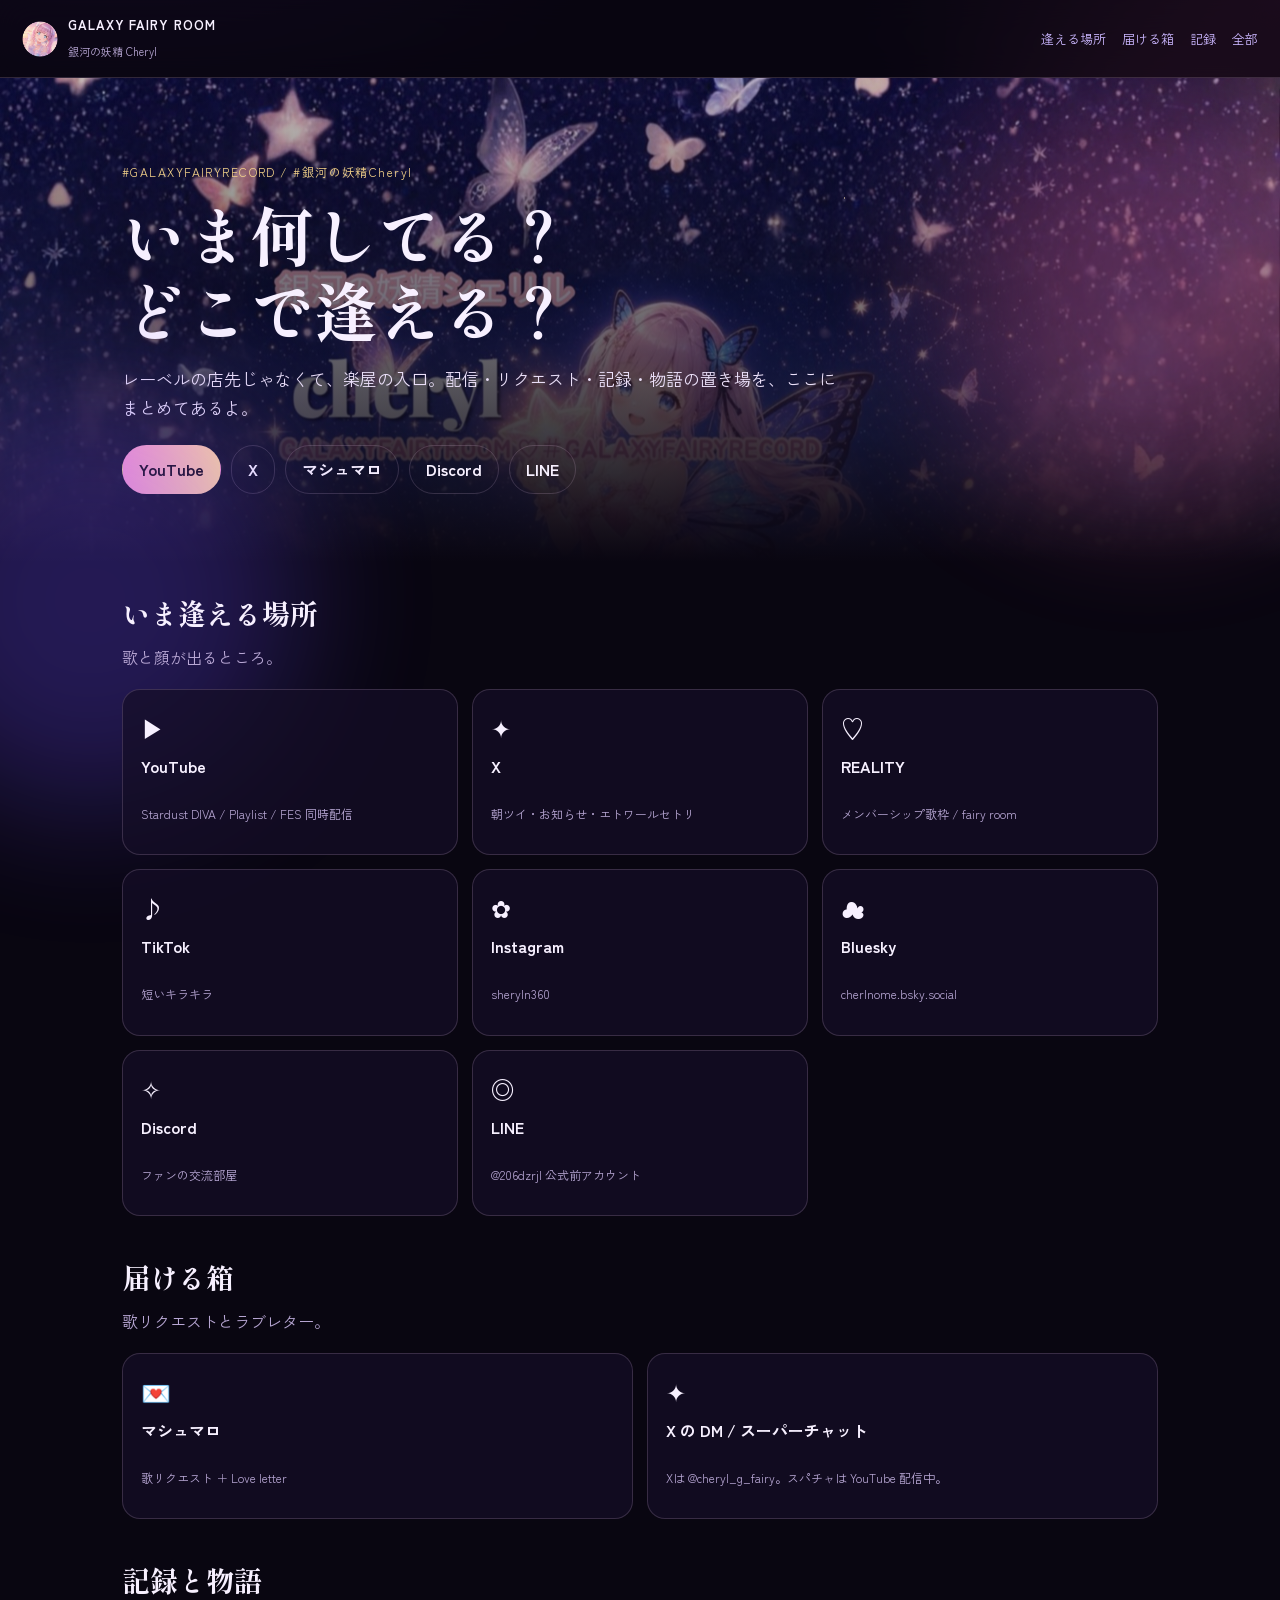
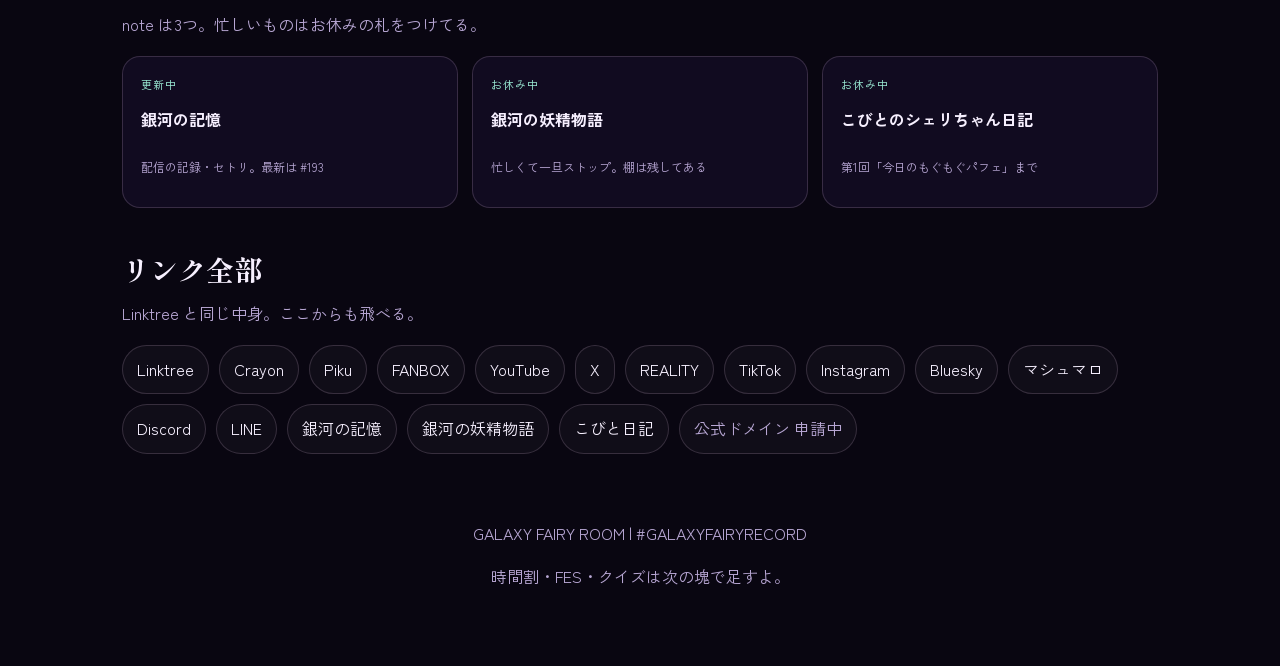
<file: index.html>
<!DOCTYPE html>
<html lang="ja">
<head>
  <meta charset="UTF-8" />
  <meta name="viewport" content="width=device-width, initial-scale=1" />
  <title>GALAXY FAIRY ROOM | 銀河の妖精 Cheryl</title>
  <link rel="icon" href="icon-256.jpg" />
  <link rel="preconnect" href="https://fonts.googleapis.com" />
  <link rel="preconnect" href="https://fonts.gstatic.com" crossorigin />
  <link href="https://fonts.googleapis.com/css2?family=Shippori+Mincho:wght@500;700&family=Zen+Kaku+Gothic+New:wght@400;500;700&display=swap" rel="stylesheet" />
  <link rel="stylesheet" href="styles.css" />
</head>
<body>
  <div class="stars"></div>
  <div class="glow glow-a"></div>
  <div class="glow glow-b"></div>

  <header class="topbar">
    <a class="brand" href="#top">
      <img class="brand-icon" src="icon-circle.png" alt="" />
      <span>
        <strong>GALAXY FAIRY ROOM</strong>
        <small>銀河の妖精 Cheryl</small>
      </span>
    </a>
    <button class="menu-btn" id="menuBtn" type="button">menu</button>
    <nav class="nav">
      <a href="#meet">逢える場所</a>
      <a href="#send">届ける箱</a>
      <a href="#record">記録</a>
      <a href="#hub">全部</a>
    </nav>
  </header>

  <div class="hero-wrap" id="top">
    <section class="hero">
      <p class="kicker">#GALAXYFAIRYRECORD  /  #銀河の妖精Cheryl</p>
      <h1>いま何してる？<br />どこで逢える？</h1>
      <p class="lead">レーベルの店先じゃなくて、楽屋の入口。配信・リクエスト・記録・物語の置き場を、ここにまとめてあるよ。</p>
      <div class="hero-actions">
        <a class="btn pink" href="https://youtube.com/channel/UCnmdUg_ns0mOefLmbpchKQg" target="_blank" rel="noopener">YouTube</a>
        <a class="btn ghost" href="https://x.com/cheryl_g_fairy" target="_blank" rel="noopener">X</a>
        <a class="btn ghost" href="https://marshmallow-qa.com/z6dlkw1lejr2g1s" target="_blank" rel="noopener">マシュマロ</a>
        <a class="btn ghost" href="https://discord.gg/RkBXb3w5SD" target="_blank" rel="noopener">Discord</a>
        <a class="btn ghost" href="https://line.me/R/ti/p/@206dzrjl" target="_blank" rel="noopener">LINE</a>
      </div>
    </section>
  </div>

  <main>
    <section class="section" id="meet">
      <div class="section-head">
        <h2>いま逢える場所</h2>
        <p>歌と顔が出るところ。</p>
      </div>
      <div class="grid-3">
        <a class="tile" href="https://youtube.com/channel/UCnmdUg_ns0mOefLmbpchKQg" target="_blank" rel="noopener">
          <span>▶</span>
          <b>YouTube</b>
          <p class="tiny">Stardust DIVA / Playlist / FES 同時配信</p>
        </a>
        <a class="tile" href="https://x.com/cheryl_g_fairy" target="_blank" rel="noopener">
          <span>✦</span>
          <b>X</b>
          <p class="tiny">朝ツイ・お知らせ・エトワールセトリ</p>
        </a>
        <a class="tile" href="https://reality.app/profile/9d8eaa01" target="_blank" rel="noopener">
          <span>♡</span>
          <b>REALITY</b>
          <p class="tiny">メンバーシップ歌枠 / fairy room</p>
        </a>
        <a class="tile" href="https://www.tiktok.com/@user544990539" target="_blank" rel="noopener">
          <span>♪</span>
          <b>TikTok</b>
          <p class="tiny">短いキラキラ</p>
        </a>
        <a class="tile" href="https://www.instagram.com/sheryln360" target="_blank" rel="noopener">
          <span>✿</span>
          <b>Instagram</b>
          <p class="tiny">sheryln360</p>
        </a>
        <a class="tile" href="https://bsky.app/profile/cherlnome.bsky.social" target="_blank" rel="noopener">
          <span>☁</span>
          <b>Bluesky</b>
          <p class="tiny">cherlnome.bsky.social</p>
        </a>
        <a class="tile" href="https://discord.gg/RkBXb3w5SD" target="_blank" rel="noopener">
          <span>✧</span>
          <b>Discord</b>
          <p class="tiny">ファンの交流部屋</p>
        </a>
        <a class="tile" href="https://line.me/R/ti/p/@206dzrjl" target="_blank" rel="noopener">
          <span>◎</span>
          <b>LINE</b>
          <p class="tiny">@206dzrjl 公式前アカウント</p>
        </a>
      </div>
    </section>

    <section class="section" id="send">
      <div class="section-head">
        <h2>届ける箱</h2>
        <p>歌リクエストとラブレター。</p>
      </div>
      <div class="grid-2">
        <a class="tile highlight" href="https://marshmallow-qa.com/z6dlkw1lejr2g1s" target="_blank" rel="noopener">
          <span>💌</span>
          <b>マシュマロ</b>
          <p class="tiny">歌リクエスト ＋ Love letter</p>
        </a>
        <div class="tile">
          <span>✦</span>
          <b>X の DM / スーパーチャット</b>
          <p class="tiny">Xは @cheryl_g_fairy。スパチャは YouTube 配信中。</p>
        </div>
      </div>
    </section>

    <section class="section" id="record">
      <div class="section-head">
        <h2>記録と物語</h2>
        <p>note は3つ。忙しいものはお休みの札をつけてる。</p>
      </div>
      <div class="grid-3">
        <a class="tile" href="https://note.com/like_swan7267" target="_blank" rel="noopener">
          <p class="tag">更新中</p>
          <b>銀河の記憶</b>
          <p class="tiny">配信の記録・セトリ。最新は #193</p>
        </a>
        <a class="tile" href="https://note.com/natty_sedum7846" target="_blank" rel="noopener">
          <p class="tag">お休み中</p>
          <b>銀河の妖精物語</b>
          <p class="tiny">忙しくて一旦ストップ。棚は残してある</p>
        </a>
        <a class="tile" href="https://note.com/gay_robin282" target="_blank" rel="noopener">
          <p class="tag">お休み中</p>
          <b>こびとのシェリちゃん日記</b>
          <p class="tiny">第1回「今日のもぐもぐパフェ」まで</p>
        </a>
      </div>
    </section>

    <section class="section" id="hub">
      <div class="section-head">
        <h2>リンク全部</h2>
        <p>Linktree と同じ中身。ここからも飛べる。</p>
      </div>
      <div class="link-grid">
        <a href="https://linktr.ee/Cheryl_G_Fariy" target="_blank" rel="noopener">Linktree</a>
        <a href="https://cheyl.crayonsite.info/" target="_blank" rel="noopener">Crayon</a>
        <a href="https://piku.page/@Cheryl" target="_blank" rel="noopener">Piku</a>
        <a href="https://g1123.fanbox.cc/" target="_blank" rel="noopener">FANBOX</a>
        <a href="https://youtube.com/channel/UCnmdUg_ns0mOefLmbpchKQg" target="_blank" rel="noopener">YouTube</a>
        <a href="https://x.com/cheryl_g_fairy" target="_blank" rel="noopener">X</a>
        <a href="https://reality.app/profile/9d8eaa01" target="_blank" rel="noopener">REALITY</a>
        <a href="https://www.tiktok.com/@user544990539" target="_blank" rel="noopener">TikTok</a>
        <a href="https://www.instagram.com/sheryln360" target="_blank" rel="noopener">Instagram</a>
        <a href="https://bsky.app/profile/cherlnome.bsky.social" target="_blank" rel="noopener">Bluesky</a>
        <a href="https://marshmallow-qa.com/z6dlkw1lejr2g1s" target="_blank" rel="noopener">マシュマロ</a>
        <a href="https://discord.gg/RkBXb3w5SD" target="_blank" rel="noopener">Discord</a>
        <a href="https://line.me/R/ti/p/@206dzrjl" target="_blank" rel="noopener">LINE</a>
        <a href="https://note.com/like_swan7267" target="_blank" rel="noopener">銀河の記憶</a>
        <a href="https://note.com/natty_sedum7846" target="_blank" rel="noopener">銀河の妖精物語</a>
        <a href="https://note.com/gay_robin282" target="_blank" rel="noopener">こびと日記</a>
        <span class="soon">公式ドメイン 申請中</span>
      </div>
    </section>
  </main>

  <footer>
    <p>GALAXY FAIRY ROOM  |  #GALAXYFAIRYRECORD</p>
    <p>時間割・FES・クイズは次の塊で足すよ。</p>
  </footer>
  <script src="app.js"></script>
</body>
</html>
</file>
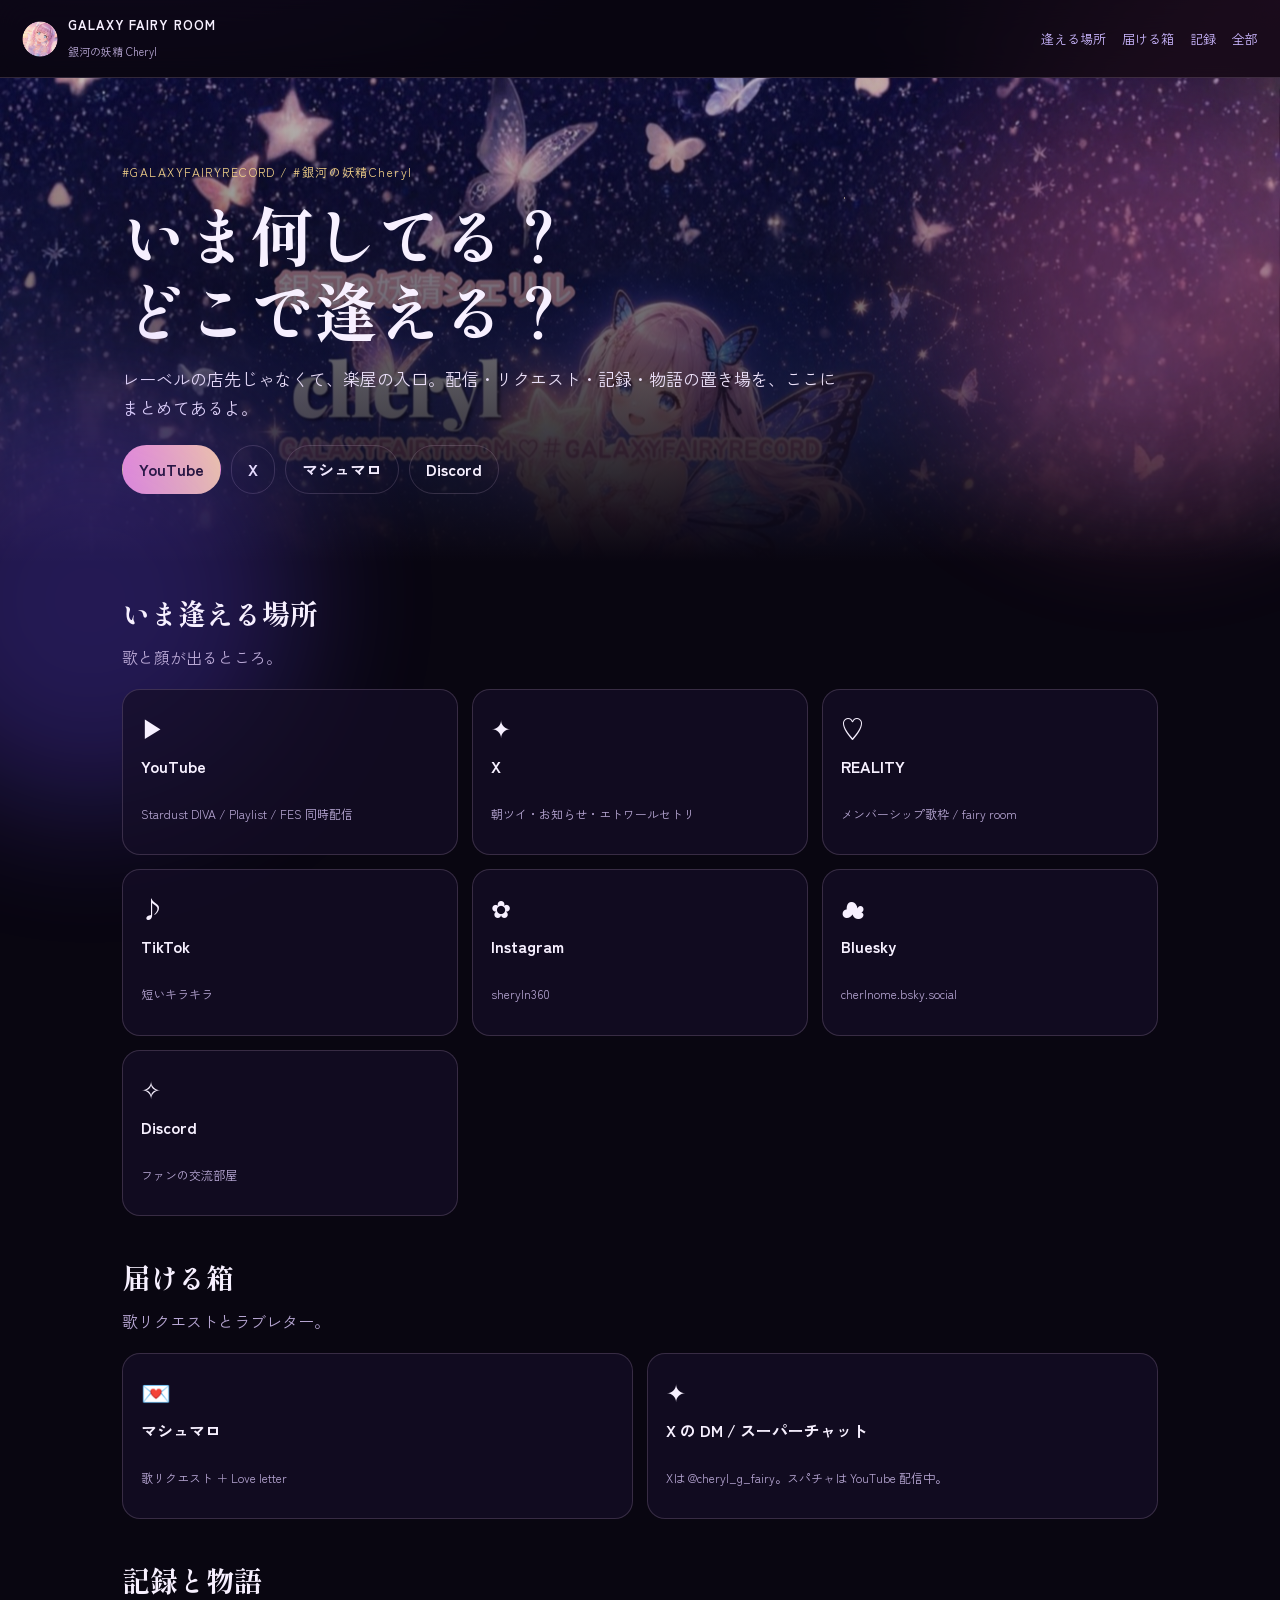
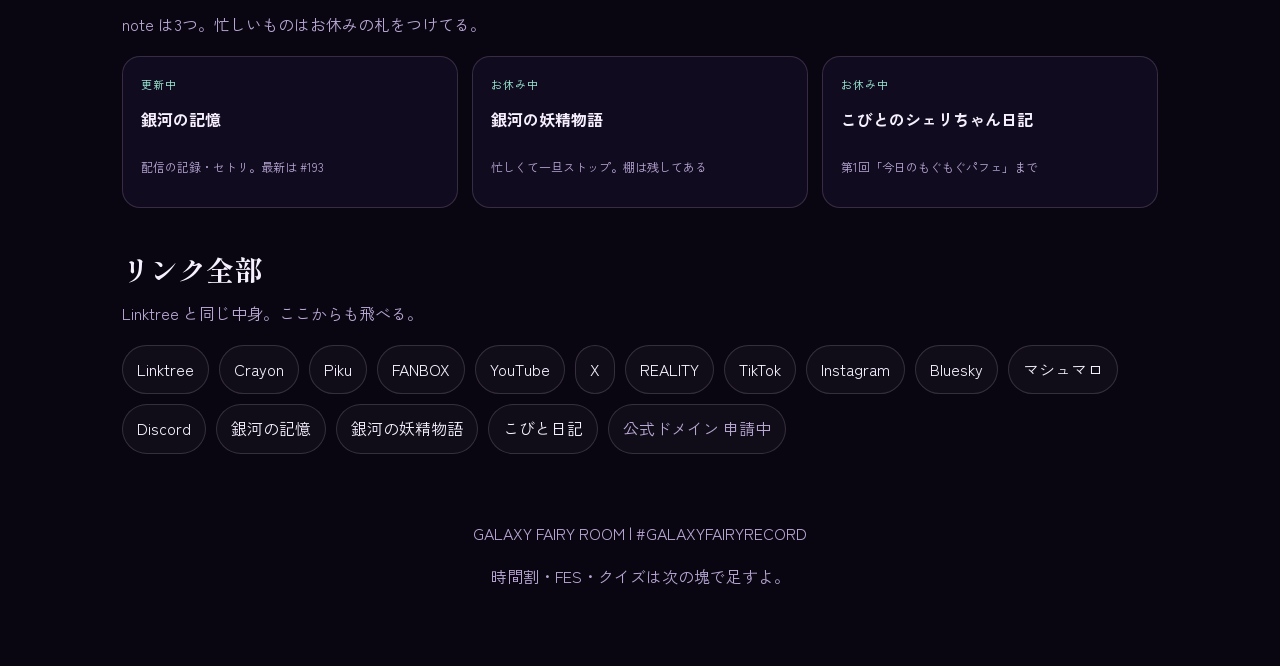
<file: index (1).html>
<!DOCTYPE html>
<html lang="ja">
<head>
  <meta charset="UTF-8" />
  <meta name="viewport" content="width=device-width, initial-scale=1" />
  <title>GALAXY FAIRY ROOM | 銀河の妖精 Cheryl</title>
  <link rel="icon" href="icon-256.jpg" />
  <link rel="preconnect" href="https://fonts.googleapis.com" />
  <link rel="preconnect" href="https://fonts.gstatic.com" crossorigin />
  <link href="https://fonts.googleapis.com/css2?family=Shippori+Mincho:wght@500;700&family=Zen+Kaku+Gothic+New:wght@400;500;700&display=swap" rel="stylesheet" />
  <link rel="stylesheet" href="styles.css" />
</head>
<body>
  <div class="stars"></div>
  <div class="glow glow-a"></div>
  <div class="glow glow-b"></div>

  <header class="topbar">
    <a class="brand" href="#top">
      <img class="brand-icon" src="icon-circle.png" alt="" />
      <span>
        <strong>GALAXY FAIRY ROOM</strong>
        <small>銀河の妖精 Cheryl</small>
      </span>
    </a>
    <button class="menu-btn" id="menuBtn" type="button">menu</button>
    <nav class="nav">
      <a href="#meet">逢える場所</a>
      <a href="#send">届ける箱</a>
      <a href="#record">記録</a>
      <a href="#hub">全部</a>
    </nav>
  </header>

  <div class="hero-wrap" id="top">
    <section class="hero">
      <p class="kicker">#GALAXYFAIRYRECORD  /  #銀河の妖精Cheryl</p>
      <h1>いま何してる？<br />どこで逢える？</h1>
      <p class="lead">レーベルの店先じゃなくて、楽屋の入口。配信・リクエスト・記録・物語の置き場を、ここにまとめてあるよ。</p>
      <div class="hero-actions">
        <a class="btn pink" href="https://youtube.com/channel/UCnmdUg_ns0mOefLmbpchKQg" target="_blank" rel="noopener">YouTube</a>
        <a class="btn ghost" href="https://x.com/cheryl_g_fairy" target="_blank" rel="noopener">X</a>
        <a class="btn ghost" href="https://marshmallow-qa.com/z6dlkw1lejr2g1s" target="_blank" rel="noopener">マシュマロ</a>
        <a class="btn ghost" href="https://discord.gg/RkBXb3w5SD" target="_blank" rel="noopener">Discord</a>
      </div>
    </section>
  </div>

  <main>
    <section class="section" id="meet">
      <div class="section-head">
        <h2>いま逢える場所</h2>
        <p>歌と顔が出るところ。</p>
      </div>
      <div class="grid-3">
        <a class="tile" href="https://youtube.com/channel/UCnmdUg_ns0mOefLmbpchKQg" target="_blank" rel="noopener">
          <span>▶</span>
          <b>YouTube</b>
          <p class="tiny">Stardust DIVA / Playlist / FES 同時配信</p>
        </a>
        <a class="tile" href="https://x.com/cheryl_g_fairy" target="_blank" rel="noopener">
          <span>✦</span>
          <b>X</b>
          <p class="tiny">朝ツイ・お知らせ・エトワールセトリ</p>
        </a>
        <a class="tile" href="https://reality.app/profile/9d8eaa01" target="_blank" rel="noopener">
          <span>♡</span>
          <b>REALITY</b>
          <p class="tiny">メンバーシップ歌枠 / fairy room</p>
        </a>
        <a class="tile" href="https://www.tiktok.com/@user544990539" target="_blank" rel="noopener">
          <span>♪</span>
          <b>TikTok</b>
          <p class="tiny">短いキラキラ</p>
        </a>
        <a class="tile" href="https://www.instagram.com/sheryln360" target="_blank" rel="noopener">
          <span>✿</span>
          <b>Instagram</b>
          <p class="tiny">sheryln360</p>
        </a>
        <a class="tile" href="https://bsky.app/profile/cherlnome.bsky.social" target="_blank" rel="noopener">
          <span>☁</span>
          <b>Bluesky</b>
          <p class="tiny">cherlnome.bsky.social</p>
        </a>
        <a class="tile" href="https://discord.gg/RkBXb3w5SD" target="_blank" rel="noopener">
          <span>✧</span>
          <b>Discord</b>
          <p class="tiny">ファンの交流部屋</p>
        </a>
      </div>
    </section>

    <section class="section" id="send">
      <div class="section-head">
        <h2>届ける箱</h2>
        <p>歌リクエストとラブレター。</p>
      </div>
      <div class="grid-2">
        <a class="tile highlight" href="https://marshmallow-qa.com/z6dlkw1lejr2g1s" target="_blank" rel="noopener">
          <span>💌</span>
          <b>マシュマロ</b>
          <p class="tiny">歌リクエスト ＋ Love letter</p>
        </a>
        <div class="tile">
          <span>✦</span>
          <b>X の DM / スーパーチャット</b>
          <p class="tiny">Xは @cheryl_g_fairy。スパチャは YouTube 配信中。</p>
        </div>
      </div>
    </section>

    <section class="section" id="record">
      <div class="section-head">
        <h2>記録と物語</h2>
        <p>note は3つ。忙しいものはお休みの札をつけてる。</p>
      </div>
      <div class="grid-3">
        <a class="tile" href="https://note.com/like_swan7267" target="_blank" rel="noopener">
          <p class="tag">更新中</p>
          <b>銀河の記憶</b>
          <p class="tiny">配信の記録・セトリ。最新は #193</p>
        </a>
        <a class="tile" href="https://note.com/natty_sedum7846" target="_blank" rel="noopener">
          <p class="tag">お休み中</p>
          <b>銀河の妖精物語</b>
          <p class="tiny">忙しくて一旦ストップ。棚は残してある</p>
        </a>
        <a class="tile" href="https://note.com/gay_robin282" target="_blank" rel="noopener">
          <p class="tag">お休み中</p>
          <b>こびとのシェリちゃん日記</b>
          <p class="tiny">第1回「今日のもぐもぐパフェ」まで</p>
        </a>
      </div>
    </section>

    <section class="section" id="hub">
      <div class="section-head">
        <h2>リンク全部</h2>
        <p>Linktree と同じ中身。ここからも飛べる。</p>
      </div>
      <div class="link-grid">
        <a href="https://linktr.ee/Cheryl_G_Fariy" target="_blank" rel="noopener">Linktree</a>
        <a href="https://cheyl.crayonsite.info/" target="_blank" rel="noopener">Crayon</a>
        <a href="https://piku.page/@Cheryl" target="_blank" rel="noopener">Piku</a>
        <a href="https://g1123.fanbox.cc/" target="_blank" rel="noopener">FANBOX</a>
        <a href="https://youtube.com/channel/UCnmdUg_ns0mOefLmbpchKQg" target="_blank" rel="noopener">YouTube</a>
        <a href="https://x.com/cheryl_g_fairy" target="_blank" rel="noopener">X</a>
        <a href="https://reality.app/profile/9d8eaa01" target="_blank" rel="noopener">REALITY</a>
        <a href="https://www.tiktok.com/@user544990539" target="_blank" rel="noopener">TikTok</a>
        <a href="https://www.instagram.com/sheryln360" target="_blank" rel="noopener">Instagram</a>
        <a href="https://bsky.app/profile/cherlnome.bsky.social" target="_blank" rel="noopener">Bluesky</a>
        <a href="https://marshmallow-qa.com/z6dlkw1lejr2g1s" target="_blank" rel="noopener">マシュマロ</a>
        <a href="https://discord.gg/RkBXb3w5SD" target="_blank" rel="noopener">Discord</a>
        <a href="https://note.com/like_swan7267" target="_blank" rel="noopener">銀河の記憶</a>
        <a href="https://note.com/natty_sedum7846" target="_blank" rel="noopener">銀河の妖精物語</a>
        <a href="https://note.com/gay_robin282" target="_blank" rel="noopener">こびと日記</a>
        <span class="soon">公式ドメイン 申請中</span>
      </div>
    </section>
  </main>

  <footer>
    <p>GALAXY FAIRY ROOM  |  #GALAXYFAIRYRECORD</p>
    <p>時間割・FES・クイズは次の塊で足すよ。</p>
  </footer>
  <script src="app.js"></script>
</body>
</html>
</file>
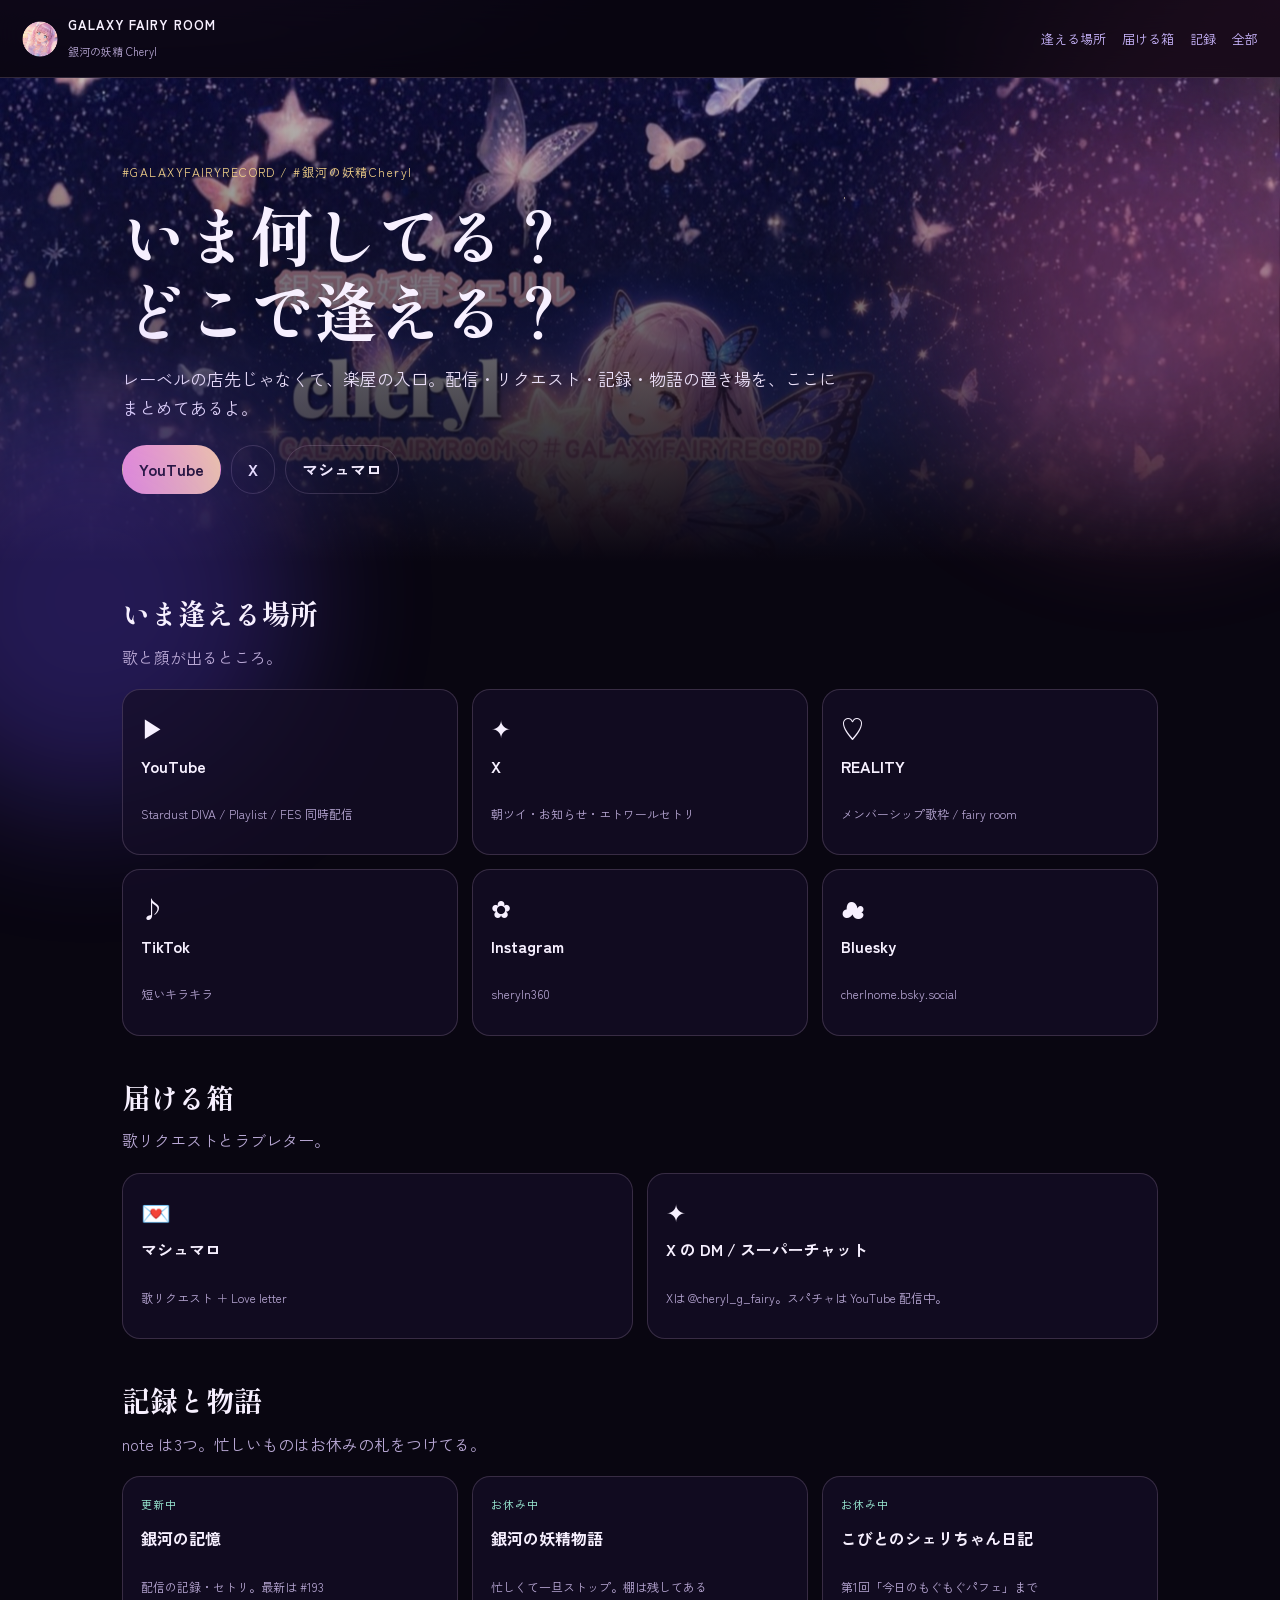
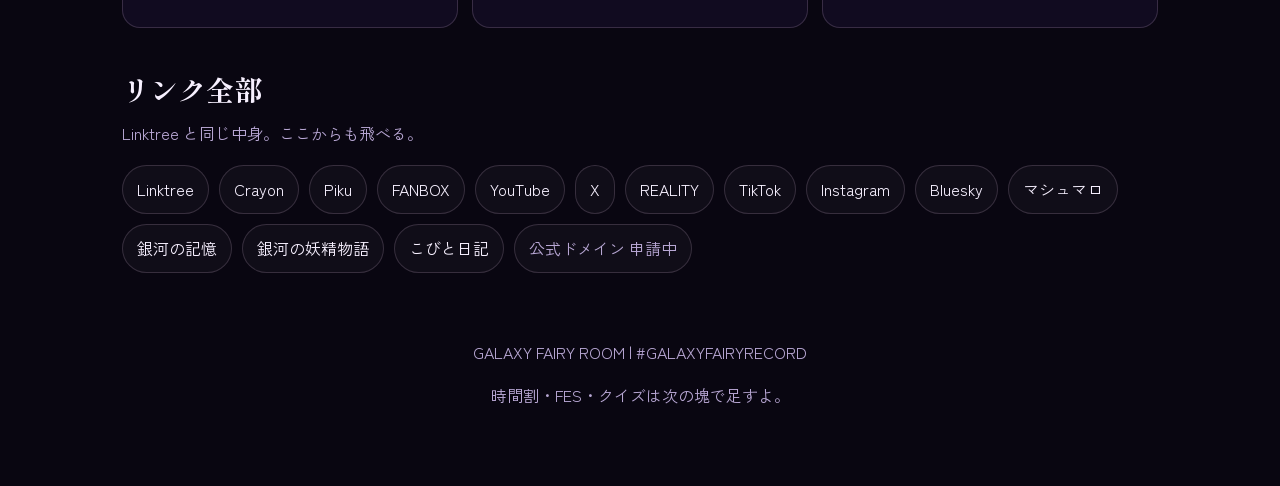
<file: index-github.html>
<!DOCTYPE html>
<html lang="ja">
<head>
  <meta charset="UTF-8" />
  <meta name="viewport" content="width=device-width, initial-scale=1" />
  <title>GALAXY FAIRY ROOM | 銀河の妖精 Cheryl</title>
  <link rel="icon" href="icon-256.jpg" />
  <link rel="preconnect" href="https://fonts.googleapis.com" />
  <link rel="preconnect" href="https://fonts.gstatic.com" crossorigin />
  <link href="https://fonts.googleapis.com/css2?family=Shippori+Mincho:wght@500;700&family=Zen+Kaku+Gothic+New:wght@400;500;700&display=swap" rel="stylesheet" />
  <link rel="stylesheet" href="styles.css" />
</head>
<body>
  <div class="stars"></div>
  <div class="glow glow-a"></div>
  <div class="glow glow-b"></div>

  <header class="topbar">
    <a class="brand" href="#top">
      <img class="brand-icon" src="icon-circle.png" alt="" />
      <span>
        <strong>GALAXY FAIRY ROOM</strong>
        <small>銀河の妖精 Cheryl</small>
      </span>
    </a>
    <button class="menu-btn" id="menuBtn" type="button">menu</button>
    <nav class="nav">
      <a href="#meet">逢える場所</a>
      <a href="#send">届ける箱</a>
      <a href="#record">記録</a>
      <a href="#hub">全部</a>
    </nav>
  </header>

  <div class="hero-wrap" id="top">
    <section class="hero">
      <p class="kicker">#GALAXYFAIRYRECORD  /  #銀河の妖精Cheryl</p>
      <h1>いま何してる？<br />どこで逢える？</h1>
      <p class="lead">レーベルの店先じゃなくて、楽屋の入口。配信・リクエスト・記録・物語の置き場を、ここにまとめてあるよ。</p>
      <div class="hero-actions">
        <a class="btn pink" href="https://youtube.com/channel/UCnmdUg_ns0mOefLmbpchKQg" target="_blank" rel="noopener">YouTube</a>
        <a class="btn ghost" href="https://x.com/cheryl_g_fairy" target="_blank" rel="noopener">X</a>
        <a class="btn ghost" href="https://marshmallow-qa.com/z6dlkw1lejr2g1s" target="_blank" rel="noopener">マシュマロ</a>
      </div>
    </section>
  </div>

  <main>
    <section class="section" id="meet">
      <div class="section-head">
        <h2>いま逢える場所</h2>
        <p>歌と顔が出るところ。</p>
      </div>
      <div class="grid-3">
        <a class="tile" href="https://youtube.com/channel/UCnmdUg_ns0mOefLmbpchKQg" target="_blank" rel="noopener">
          <span>▶</span>
          <b>YouTube</b>
          <p class="tiny">Stardust DIVA / Playlist / FES 同時配信</p>
        </a>
        <a class="tile" href="https://x.com/cheryl_g_fairy" target="_blank" rel="noopener">
          <span>✦</span>
          <b>X</b>
          <p class="tiny">朝ツイ・お知らせ・エトワールセトリ</p>
        </a>
        <a class="tile" href="https://reality.app/profile/9d8eaa01" target="_blank" rel="noopener">
          <span>♡</span>
          <b>REALITY</b>
          <p class="tiny">メンバーシップ歌枠 / fairy room</p>
        </a>
        <a class="tile" href="https://www.tiktok.com/@user544990539" target="_blank" rel="noopener">
          <span>♪</span>
          <b>TikTok</b>
          <p class="tiny">短いキラキラ</p>
        </a>
        <a class="tile" href="https://www.instagram.com/sheryln360" target="_blank" rel="noopener">
          <span>✿</span>
          <b>Instagram</b>
          <p class="tiny">sheryln360</p>
        </a>
        <a class="tile" href="https://bsky.app/profile/cherlnome.bsky.social" target="_blank" rel="noopener">
          <span>☁</span>
          <b>Bluesky</b>
          <p class="tiny">cherlnome.bsky.social</p>
        </a>
      </div>
    </section>

    <section class="section" id="send">
      <div class="section-head">
        <h2>届ける箱</h2>
        <p>歌リクエストとラブレター。</p>
      </div>
      <div class="grid-2">
        <a class="tile highlight" href="https://marshmallow-qa.com/z6dlkw1lejr2g1s" target="_blank" rel="noopener">
          <span>💌</span>
          <b>マシュマロ</b>
          <p class="tiny">歌リクエスト ＋ Love letter</p>
        </a>
        <div class="tile">
          <span>✦</span>
          <b>X の DM / スーパーチャット</b>
          <p class="tiny">Xは @cheryl_g_fairy。スパチャは YouTube 配信中。</p>
        </div>
      </div>
    </section>

    <section class="section" id="record">
      <div class="section-head">
        <h2>記録と物語</h2>
        <p>note は3つ。忙しいものはお休みの札をつけてる。</p>
      </div>
      <div class="grid-3">
        <a class="tile" href="https://note.com/like_swan7267" target="_blank" rel="noopener">
          <p class="tag">更新中</p>
          <b>銀河の記憶</b>
          <p class="tiny">配信の記録・セトリ。最新は #193</p>
        </a>
        <a class="tile" href="https://note.com/natty_sedum7846" target="_blank" rel="noopener">
          <p class="tag">お休み中</p>
          <b>銀河の妖精物語</b>
          <p class="tiny">忙しくて一旦ストップ。棚は残してある</p>
        </a>
        <a class="tile" href="https://note.com/gay_robin282" target="_blank" rel="noopener">
          <p class="tag">お休み中</p>
          <b>こびとのシェリちゃん日記</b>
          <p class="tiny">第1回「今日のもぐもぐパフェ」まで</p>
        </a>
      </div>
    </section>

    <section class="section" id="hub">
      <div class="section-head">
        <h2>リンク全部</h2>
        <p>Linktree と同じ中身。ここからも飛べる。</p>
      </div>
      <div class="link-grid">
        <a href="https://linktr.ee/Cheryl_G_Fariy" target="_blank" rel="noopener">Linktree</a>
        <a href="https://cheyl.crayonsite.info/" target="_blank" rel="noopener">Crayon</a>
        <a href="https://piku.page/@Cheryl" target="_blank" rel="noopener">Piku</a>
        <a href="https://g1123.fanbox.cc/" target="_blank" rel="noopener">FANBOX</a>
        <a href="https://youtube.com/channel/UCnmdUg_ns0mOefLmbpchKQg" target="_blank" rel="noopener">YouTube</a>
        <a href="https://x.com/cheryl_g_fairy" target="_blank" rel="noopener">X</a>
        <a href="https://reality.app/profile/9d8eaa01" target="_blank" rel="noopener">REALITY</a>
        <a href="https://www.tiktok.com/@user544990539" target="_blank" rel="noopener">TikTok</a>
        <a href="https://www.instagram.com/sheryln360" target="_blank" rel="noopener">Instagram</a>
        <a href="https://bsky.app/profile/cherlnome.bsky.social" target="_blank" rel="noopener">Bluesky</a>
        <a href="https://marshmallow-qa.com/z6dlkw1lejr2g1s" target="_blank" rel="noopener">マシュマロ</a>
        <a href="https://note.com/like_swan7267" target="_blank" rel="noopener">銀河の記憶</a>
        <a href="https://note.com/natty_sedum7846" target="_blank" rel="noopener">銀河の妖精物語</a>
        <a href="https://note.com/gay_robin282" target="_blank" rel="noopener">こびと日記</a>
        <span class="soon">公式ドメイン 申請中</span>
      </div>
    </section>
  </main>

  <footer>
    <p>GALAXY FAIRY ROOM  |  #GALAXYFAIRYRECORD</p>
    <p>時間割・FES・クイズは次の塊で足すよ。</p>
  </footer>
  <script src="app.js"></script>
</body>
</html>
</file>
<file: styles.css>
:root {
  --bg: #090611;
  --bg2: #140a24;
  --card: rgba(22, 14, 40, 0.72);
  --line: rgba(255, 214, 250, 0.16);
  --pink: #ff8ec8;
  --gold: #f6d48a;
  --lav: #cbb7ff;
  --mint: #9ef0d8;
  --text: #f7f0ff;
  --muted: #b8a7d4;
  --shadow: 0 20px 50px rgba(0, 0, 0, 0.35);
}

* { box-sizing: border-box; }
html { scroll-behavior: smooth; }
body {
  margin: 0;
  font-family: "Zen Kaku Gothic New", sans-serif;
  background: radial-gradient(1200px 700px at 10% -10%, #3a1858 0%, transparent 50%),
              radial-gradient(900px 600px at 100% 0%, #4a1d3a 0%, transparent 46%),
              var(--bg);
  color: var(--text);
  line-height: 1.7;
}

.stars {
  position: fixed; inset: 0; pointer-events: none; z-index: 0;
  background-image:
    radial-gradient(1px 1px at 12% 18%, #fff 50%, transparent 51%),
    radial-gradient(1px 1px at 28% 72%, #fff 50%, transparent 51%),
    radial-gradient(1.6px 1.6px at 66% 22%, #ffe9b8 50%, transparent 51%),
    radial-gradient(1px 1px at 81% 58%, #ffd0ef 50%, transparent 51%),
    radial-gradient(1px 1px at 45% 40%, #fff 50%, transparent 51%),
    radial-gradient(1px 1px at 92% 88%, #fff 50%, transparent 51%);
  opacity: .55;
}
.glow {
  position: fixed; width: 420px; height: 420px; border-radius: 50%;
  filter: blur(70px); opacity: .28; pointer-events: none; z-index: 0;
}
.glow-a { background: #ff6aa8; top: 80px; right: -80px; }
.glow-b { background: #6b4dff; bottom: 10%; left: -120px; }

.topbar, main, footer { position: relative; z-index: 1; }

.topbar {
  position: sticky; top: 0; z-index: 10;
  display: flex; align-items: center; justify-content: space-between;
  gap: 16px; padding: 14px 22px;
  background: rgba(9, 6, 17, 0.72);
  backdrop-filter: blur(16px);
  border-bottom: 1px solid var(--line);
}
.brand { display: flex; gap: 10px; align-items: center; color: inherit; text-decoration: none; }
.brand-icon { width: 36px; height: 36px; border-radius: 50%; object-fit: cover; }
.brand strong { display: block; letter-spacing: .08em; font-size: 13px; }
.brand small { color: var(--muted); font-size: 11px; }
.nav { display: flex; gap: 16px; }
.nav a { color: var(--lav); text-decoration: none; font-size: 13px; }
.nav a:hover { color: var(--gold); }
.menu-btn { display: none; background: transparent; color: var(--text); border: 1px solid var(--line); border-radius: 8px; padding: 6px 10px; }

.hero-wrap {
  background:
    linear-gradient(180deg, rgba(9,6,17,0.25) 0%, rgba(9,6,17,0.62) 55%, var(--bg) 100%),
    url("banner-site.jpg") center 30% / cover no-repeat;
}
.hero { padding: 72px 22px 40px; max-width: 1080px; margin: 0 auto; }
.kicker { color: var(--gold); letter-spacing: .12em; font-size: 12px; }
h1 {
  font-family: "Shippori Mincho", serif;
  font-size: clamp(32px, 6vw, 64px);
  line-height: 1.2; margin: 8px 0 16px;
}
.lead { max-width: 720px; color: #eadff8; font-size: 17px; }
.hero-actions { display: flex; flex-wrap: wrap; gap: 10px; margin: 22px 0 28px; }

.btn {
  display: inline-flex; align-items: center; justify-content: center;
  padding: 10px 16px; border-radius: 999px; text-decoration: none;
  border: 1px solid transparent; color: #1a0b16; font-weight: 700; cursor: pointer;
}
.btn.pink { background: linear-gradient(90deg, #ff9ad0, #ffd3a0); }
.btn.ghost { background: transparent; color: var(--text); border-color: var(--line); }

.clock-card {
  display: grid; grid-template-columns: 1fr 1.3fr; gap: 18px;
  padding: 22px; border: 1px solid var(--line); border-radius: 22px;
  background: var(--card); box-shadow: var(--shadow);
}
.clock { font-size: 40px; margin: 0; font-variant-numeric: tabular-nums; color: var(--gold); }
.weekday, .now-title { margin: 0; font-size: 18px; }
.muted { color: var(--muted); margin: 0 0 4px; font-size: 12px; letter-spacing: .08em; }
.now-note { color: var(--mint); margin: 6px 0 0; }

.section { max-width: 1080px; margin: 0 auto; padding: 28px 22px 10px; }
.section-head h2 {
  font-family: "Shippori Mincho", serif;
  font-size: 28px; margin: 0 0 6px;
}
.section-head p { margin: 0 0 18px; color: var(--muted); }

.grid-2, .grid-3, .grid-4 { display: grid; gap: 14px; }
.grid-2 { grid-template-columns: repeat(2, 1fr); }
.grid-3 { grid-template-columns: repeat(3, 1fr); }
.grid-4 { grid-template-columns: repeat(4, 1fr); }

.card, .tile, .letter, .memo, .quiz, .news-board article {
  background: var(--card);
  border: 1px solid var(--line);
  border-radius: 18px;
  padding: 18px;
}
.card.accent { border-color: rgba(255, 142, 200, .35); }
.card.accent2 { border-color: rgba(158, 240, 216, .28); }
.card.accent3 { border-color: rgba(246, 212, 138, .32); }
.card.highlight { background: linear-gradient(180deg, rgba(255,142,200,.16), rgba(22,14,40,.72)); }
.card h3, .tile b { margin: 0 0 8px; }
.plain { list-style: none; padding: 0; margin: 0 0 12px; }
.plain li + li { margin-top: 10px; }
.tiny { color: var(--muted); font-size: 12px; }
.text-link { color: var(--gold); text-decoration: none; }
.tag {
  display: inline-block; font-size: 11px; letter-spacing: .08em;
  color: var(--mint); margin: 0 0 8px;
}
.discog { list-style: none; padding: 0; margin: 12px 0; }
.discog li {
  display: grid;
  grid-template-columns: 110px 1fr;
  gap: 10px;
  padding: 8px 0;
  border-bottom: 1px solid var(--line);
}
.discog span { color: var(--gold); font-size: 13px; }

.table-wrap { overflow-x: auto; }
.timetable { width: 100%; border-collapse: collapse; min-width: 680px; }
.timetable th, .timetable td {
  text-align: left; padding: 12px 10px; border-bottom: 1px solid var(--line); vertical-align: top;
}
.timetable th { color: var(--gold); font-weight: 500; font-size: 13px; }

.slot-list { margin: 8px 0; padding-left: 18px; }
.tile {
  display: flex; flex-direction: column; gap: 4px; color: inherit; text-decoration: none;
  min-height: 140px;
}
.tile span { font-size: 24px; }

.link-grid { display: flex; flex-wrap: wrap; gap: 10px; }
.link-grid a, .soon {
  padding: 10px 14px; border-radius: 999px; border: 1px solid var(--line);
  color: var(--text); text-decoration: none; background: rgba(255,255,255,.03);
}
.soon { color: var(--muted); }

.news-board { display: grid; gap: 12px; }
.news-board time { color: var(--gold); font-size: 12px; }
.news-list { padding-left: 18px; }
.mutter-box blockquote {
  margin: 0 0 12px; padding: 14px 16px;
  border-left: 3px solid var(--pink);
  background: rgba(255,255,255,.03);
}

.quiz-progress { color: var(--gold); }
.choices { display: grid; gap: 8px; margin: 12px 0; }
.choices button {
  text-align: left; padding: 12px 14px; border-radius: 12px;
  border: 1px solid var(--line); background: rgba(255,255,255,.03);
  color: var(--text); cursor: pointer;
}
.choices button:hover { border-color: var(--pink); }
.quiz-feedback { min-height: 1.6em; }
.quiz-result { margin-top: 12px; }

.memo label { display: block; color: var(--muted); font-size: 12px; margin: 8px 0 4px; }
.memo input, .memo textarea {
  width: 100%; background: rgba(8,5,16,.7); color: var(--text);
  border: 1px solid var(--line); border-radius: 12px; padding: 10px 12px;
  font: inherit;
}
.memo-actions { display: flex; flex-wrap: wrap; gap: 8px; margin-top: 12px; }

footer {
  padding: 40px 22px 60px; text-align: center; color: var(--muted);
}
footer a { color: var(--gold); }

@media (max-width: 880px) {
  .nav { display: none; }
  .nav.open {
    display: flex; flex-direction: column; position: absolute;
    top: 58px; right: 12px; background: #160b28; padding: 12px 16px;
    border: 1px solid var(--line); border-radius: 12px;
  }
  .menu-btn { display: block; }
  .clock-card, .grid-2, .grid-3, .grid-4 { grid-template-columns: 1fr; }
}
</file>
